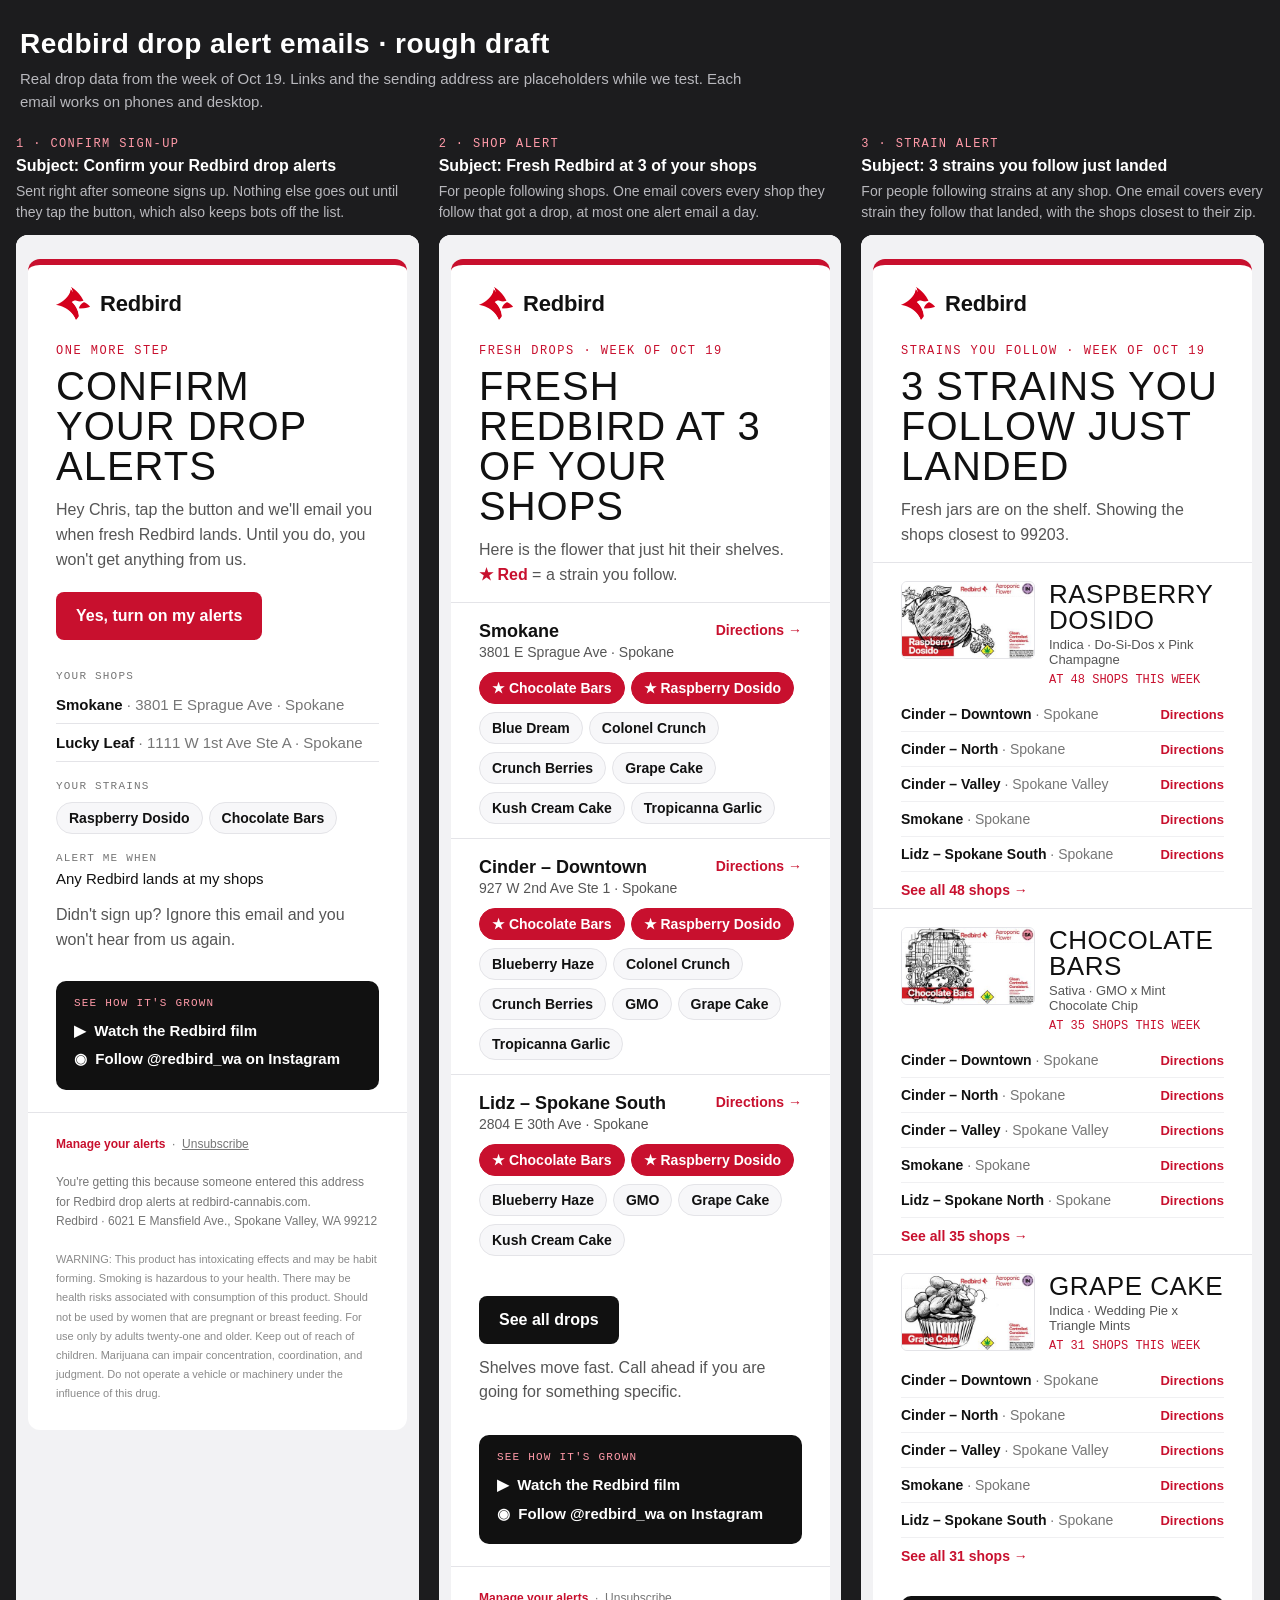
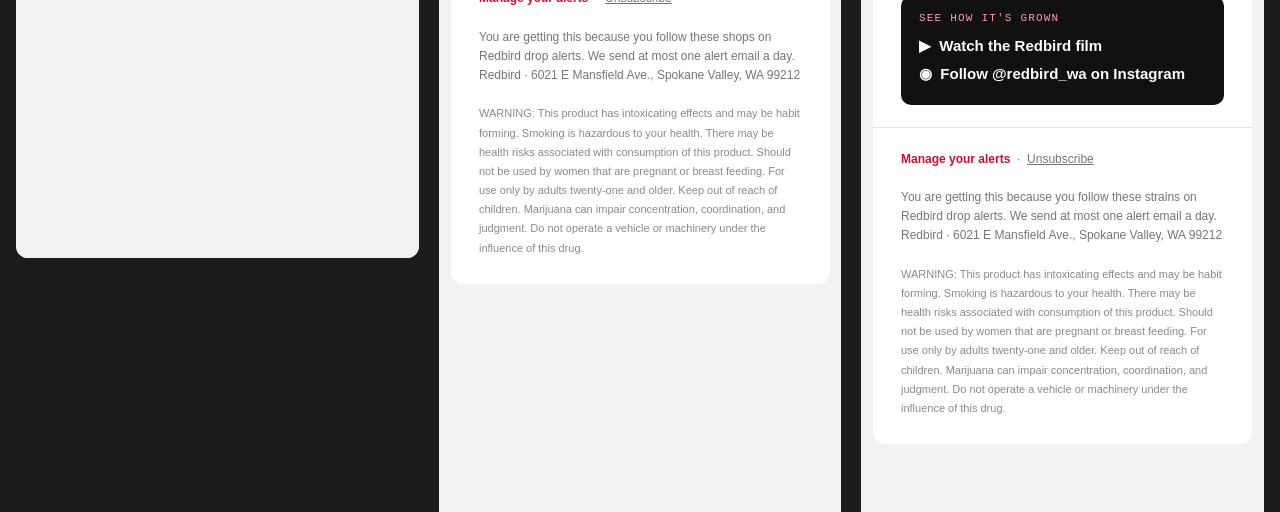
<file: emails.html>
<!doctype html><html lang="en"><head><meta charset="utf-8"><meta name="viewport" content="width=device-width, initial-scale=1"><meta name="robots" content="noindex, nofollow"><title>Redbird Alert Emails · Draft</title><meta property="og:title" content="Redbird Alert Emails · Draft"><meta property="og:description" content="Rough draft of the drop alert emails for the new redbird-cannabis.com."><meta property="og:image" content="https://clane8712.github.io/Redbird/preview.jpg"><meta name="twitter:card" content="summary_large_image"><style>body{margin:0;background:#1C1C1E;font-family:Helvetica,Arial,sans-serif;color:#fff}header{padding:28px 20px 8px;max-width:1400px;margin:0 auto}h1{margin:0;font-size:28px;letter-spacing:.5px}header p{margin:8px 0 0;color:#B8B8BD;font-size:15px;line-height:1.5;max-width:760px}.grid{display:flex;flex-wrap:wrap;gap:20px;padding:16px 16px 40px;max-width:1400px;margin:0 auto;align-items:flex-start}.card{flex:1 1 400px;max-width:640px;min-width:0}.lab{font-family:"Courier New",monospace;font-size:12px;letter-spacing:1.4px;text-transform:uppercase;color:#FF9AA8}.subj{font-weight:bold;font-size:16px;padding-top:6px}.blurb{margin:6px 0 12px;color:#B8B8BD;font-size:14px;line-height:1.5}iframe{width:100%;height:1400px;border:0;border-radius:12px;background:#F2F2F4;display:block}</style><script>function fit(f){try{f.style.height=(f.contentDocument.documentElement.scrollHeight+4)+"px"}catch(e){}}window.addEventListener("resize",function(){document.querySelectorAll("iframe").forEach(fit)});</script></head><body><header><h1>Redbird drop alert emails · rough draft</h1><p>Real drop data from the week of Oct 19. Links and the sending address are placeholders while we test. Each email works on phones and desktop.</p></header><div class="grid"><section class="card"><div class="lab">1 · Confirm sign-up</div><div class="subj">Subject: Confirm your Redbird drop alerts</div><p class="blurb">Sent right after someone signs up. Nothing else goes out until they tap the button, which also keeps bots off the list.</p><iframe title="1 · Confirm sign-up" srcdoc="&lt;!doctype html&gt;&lt;html&gt;&lt;head&gt;&lt;meta charset=&quot;utf-8&quot;&gt;&lt;meta name=&quot;viewport&quot; content=&quot;width=device-width, initial-scale=1&quot;&gt;&lt;meta name=&quot;color-scheme&quot; content=&quot;light only&quot;&gt;&lt;/head&gt;
&lt;body style=&quot;margin:0;padding:0;background:#F2F2F4;&quot;&gt;
&lt;div style=&quot;display:none;max-height:0;overflow:hidden;opacity:0;&quot;&gt;One tap and you&amp;#x27;re in. We&amp;#x27;ll email you when fresh Redbird lands.&lt;/div&gt;
&lt;table role=&quot;presentation&quot; width=&quot;100%&quot; cellpadding=&quot;0&quot; cellspacing=&quot;0&quot; style=&quot;background:#F2F2F4;&quot;&gt;&lt;tr&gt;&lt;td align=&quot;center&quot; style=&quot;padding:24px 12px;&quot;&gt;
&lt;table role=&quot;presentation&quot; width=&quot;100%&quot; cellpadding=&quot;0&quot; cellspacing=&quot;0&quot; style=&quot;max-width:600px;background:#FFFFFF;border-radius:12px;overflow:hidden;border-top:6px solid #C8102E;&quot;&gt;
&lt;tr&gt;&lt;td style=&quot;padding:22px 28px 6px;&quot;&gt;
  &lt;table role=&quot;presentation&quot; cellpadding=&quot;0&quot; cellspacing=&quot;0&quot;&gt;&lt;tr&gt;
    &lt;td style=&quot;vertical-align:middle;padding-right:10px;&quot;&gt;&lt;img src=&quot;[data-uri]&quot; width=&quot;34&quot; height=&quot;33&quot; alt=&quot;&quot; style=&quot;display:block;border:0;&quot;&gt;&lt;/td&gt;
    &lt;td style=&quot;vertical-align:middle;font-family:Helvetica, Arial, sans-serif;font-size:22px;font-weight:bold;color:#111111;letter-spacing:-0.2px;&quot;&gt;Redbird&lt;/td&gt;
  &lt;/tr&gt;&lt;/table&gt;
&lt;/td&gt;&lt;/tr&gt;
&lt;tr&gt;&lt;td style=&quot;padding:18px 28px 8px;&quot;&gt;
  &lt;div style=&quot;font-family:&#x27;Courier New&#x27;, Courier, monospace;font-size:12px;letter-spacing:1.5px;text-transform:uppercase;color:#C8102E;&quot;&gt;One more step&lt;/div&gt;
  &lt;div style=&quot;font-family:&#x27;Bebas Neue&#x27;, Impact, &#x27;Arial Narrow Bold&#x27;, &#x27;Arial Narrow&#x27;, Arial, sans-serif;font-size:40px;line-height:1;letter-spacing:1px;text-transform:uppercase;color:#111111;padding-top:8px;&quot;&gt;Confirm your drop alerts&lt;/div&gt;
  &lt;p style=&quot;margin:12px 0 0;font-family:Helvetica, Arial, sans-serif;font-size:16px;line-height:1.55;color:#555555;&quot;&gt;Hey Chris, tap the button and we&#x27;ll email you when fresh Redbird lands. Until you do, you won&#x27;t get anything from us.&lt;/p&gt;
  &lt;table role=&quot;presentation&quot; cellpadding=&quot;0&quot; cellspacing=&quot;0&quot; style=&quot;margin-top:20px;&quot;&gt;&lt;tr&gt;&lt;td style=&quot;background:#C8102E;border-radius:8px;&quot;&gt;&lt;a href=&quot;https://clane8712.github.io/Redbird/#drops&quot; style=&quot;display:inline-block;padding:15px 20px;font-family:Helvetica, Arial, sans-serif;font-size:16px;font-weight:bold;color:#FFFFFF;text-decoration:none;white-space:nowrap;&quot;&gt;Yes, turn on my alerts&lt;/a&gt;&lt;/td&gt;&lt;/tr&gt;&lt;/table&gt;
&lt;/td&gt;&lt;/tr&gt;
&lt;tr&gt;&lt;td style=&quot;padding:22px 28px 6px;&quot;&gt;
  &lt;div style=&quot;font-family:&#x27;Courier New&#x27;, Courier, monospace;font-size:11px;letter-spacing:1.2px;text-transform:uppercase;color:#767676;&quot;&gt;Your shops&lt;/div&gt;
  &lt;table role=&quot;presentation&quot; width=&quot;100%&quot; cellpadding=&quot;0&quot; cellspacing=&quot;0&quot; style=&quot;margin-top:4px;&quot;&gt;&lt;tr&gt;&lt;td style=&quot;padding:10px 0;border-bottom:1px solid #E4E4E8;font-family:Helvetica, Arial, sans-serif;font-size:15px;color:#111111;&quot;&gt;&lt;b&gt;Smokane&lt;/b&gt;&lt;span style=&quot;color:#767676;&quot;&gt; · 3801 E Sprague Ave · Spokane&lt;/span&gt;&lt;/td&gt;&lt;/tr&gt;&lt;tr&gt;&lt;td style=&quot;padding:10px 0;border-bottom:1px solid #E4E4E8;font-family:Helvetica, Arial, sans-serif;font-size:15px;color:#111111;&quot;&gt;&lt;b&gt;Lucky Leaf&lt;/b&gt;&lt;span style=&quot;color:#767676;&quot;&gt; · 1111 W 1st Ave Ste A · Spokane&lt;/span&gt;&lt;/td&gt;&lt;/tr&gt;&lt;/table&gt;
  &lt;div style=&quot;font-family:&#x27;Courier New&#x27;, Courier, monospace;font-size:11px;letter-spacing:1.2px;text-transform:uppercase;color:#767676;padding-top:18px;&quot;&gt;Your strains&lt;/div&gt;
  &lt;div style=&quot;padding-top:10px;&quot;&gt;&lt;span style=&quot;display:inline-block;margin:0 6px 8px 0;padding:7px 12px;border-radius:999px;background:#F7F7F9;color:#111111;border:1px solid #E4E4E8;font-family:Helvetica, Arial, sans-serif;font-size:14px;font-weight:bold;&quot;&gt;Raspberry Dosido&lt;/span&gt;&lt;span style=&quot;display:inline-block;margin:0 6px 8px 0;padding:7px 12px;border-radius:999px;background:#F7F7F9;color:#111111;border:1px solid #E4E4E8;font-family:Helvetica, Arial, sans-serif;font-size:14px;font-weight:bold;&quot;&gt;Chocolate Bars&lt;/span&gt;&lt;/div&gt;
  &lt;div style=&quot;font-family:&#x27;Courier New&#x27;, Courier, monospace;font-size:11px;letter-spacing:1.2px;text-transform:uppercase;color:#767676;padding-top:10px;&quot;&gt;Alert me when&lt;/div&gt;
  &lt;div style=&quot;font-family:Helvetica, Arial, sans-serif;font-size:15px;color:#111111;padding:6px 0 4px;&quot;&gt;Any Redbird lands at my shops&lt;/div&gt;
  &lt;p style=&quot;margin:12px 0 0;font-family:Helvetica, Arial, sans-serif;font-size:16px;line-height:1.55;color:#555555;&quot;&gt;Didn&#x27;t sign up? Ignore this email and you won&#x27;t hear from us again.&lt;/p&gt;
&lt;/td&gt;&lt;/tr&gt;
&lt;tr&gt;&lt;td style=&quot;padding:22px 28px;&quot;&gt;
  &lt;table role=&quot;presentation&quot; width=&quot;100%&quot; cellpadding=&quot;0&quot; cellspacing=&quot;0&quot; style=&quot;background:#111111;border-radius:10px;&quot;&gt;&lt;tr&gt;
    &lt;td style=&quot;padding:16px 18px;font-family:Helvetica, Arial, sans-serif;&quot;&gt;
      &lt;div style=&quot;font-family:&#x27;Courier New&#x27;, Courier, monospace;font-size:11px;letter-spacing:1.2px;text-transform:uppercase;color:#FF9AA8;&quot;&gt;See how it&#x27;s grown&lt;/div&gt;
      &lt;div style=&quot;padding-top:8px;font-size:15px;line-height:1.9;&quot;&gt;
        &lt;a href=&quot;https://www.youtube.com/watch?v=Qq49iym66jU&quot; style=&quot;color:#FFFFFF;font-weight:bold;text-decoration:none;&quot;&gt;&amp;#9654;&amp;nbsp; Watch the Redbird film&lt;/a&gt;&lt;br&gt;
        &lt;a href=&quot;https://www.instagram.com/redbird_wa/&quot; style=&quot;color:#FFFFFF;font-weight:bold;text-decoration:none;&quot;&gt;&amp;#9673;&amp;nbsp; Follow @redbird_wa on Instagram&lt;/a&gt;
      &lt;/div&gt;
    &lt;/td&gt;&lt;/tr&gt;&lt;/table&gt;
&lt;/td&gt;&lt;/tr&gt;
&lt;tr&gt;&lt;td style=&quot;padding:22px 28px 26px;border-top:1px solid #E4E4E8;font-family:Helvetica, Arial, sans-serif;font-size:12px;line-height:1.6;color:#767676;&quot;&gt;
  &lt;a href=&quot;https://clane8712.github.io/Redbird/#drops&quot; style=&quot;color:#C8102E;font-weight:bold;text-decoration:none;&quot;&gt;Manage your alerts&lt;/a&gt;
  &amp;nbsp;·&amp;nbsp; &lt;a href=&quot;https://clane8712.github.io/Redbird/#drops&quot; style=&quot;color:#767676;text-decoration:underline;&quot;&gt;Unsubscribe&lt;/a&gt;&lt;br&gt;&lt;br&gt;
  You&amp;#x27;re getting this because someone entered this address for Redbird drop alerts at redbird-cannabis.com.&lt;br&gt;
  Redbird · 6021 E Mansfield Ave., Spokane Valley, WA 99212&lt;br&gt;&lt;br&gt;
  &lt;span style=&quot;font-size:11px;color:#8A8A8A;&quot;&gt;WARNING: This product has intoxicating effects and may be habit forming. Smoking is hazardous to your health. There may be health risks associated with consumption of this product. Should not be used by women that are pregnant or breast feeding. For use only by adults twenty-one and older. Keep out of reach of children. Marijuana can impair concentration, coordination, and judgment. Do not operate a vehicle or machinery under the influence of this drug.&lt;/span&gt;
&lt;/td&gt;&lt;/tr&gt;
&lt;/table&gt;
&lt;/td&gt;&lt;/tr&gt;&lt;/table&gt;&lt;/body&gt;&lt;/html&gt;" onload="fit(this)"></iframe></section><section class="card"><div class="lab">2 · Shop alert</div><div class="subj">Subject: Fresh Redbird at 3 of your shops</div><p class="blurb">For people following shops. One email covers every shop they follow that got a drop, at most one alert email a day.</p><iframe title="2 · Shop alert" srcdoc="&lt;!doctype html&gt;&lt;html&gt;&lt;head&gt;&lt;meta charset=&quot;utf-8&quot;&gt;&lt;meta name=&quot;viewport&quot; content=&quot;width=device-width, initial-scale=1&quot;&gt;&lt;meta name=&quot;color-scheme&quot; content=&quot;light only&quot;&gt;&lt;/head&gt;
&lt;body style=&quot;margin:0;padding:0;background:#F2F2F4;&quot;&gt;
&lt;div style=&quot;display:none;max-height:0;overflow:hidden;opacity:0;&quot;&gt;Smokane, Cinder – Downtown, Lidz – Spokane South just got fresh Redbird.&lt;/div&gt;
&lt;table role=&quot;presentation&quot; width=&quot;100%&quot; cellpadding=&quot;0&quot; cellspacing=&quot;0&quot; style=&quot;background:#F2F2F4;&quot;&gt;&lt;tr&gt;&lt;td align=&quot;center&quot; style=&quot;padding:24px 12px;&quot;&gt;
&lt;table role=&quot;presentation&quot; width=&quot;100%&quot; cellpadding=&quot;0&quot; cellspacing=&quot;0&quot; style=&quot;max-width:600px;background:#FFFFFF;border-radius:12px;overflow:hidden;border-top:6px solid #C8102E;&quot;&gt;
&lt;tr&gt;&lt;td style=&quot;padding:22px 28px 6px;&quot;&gt;
  &lt;table role=&quot;presentation&quot; cellpadding=&quot;0&quot; cellspacing=&quot;0&quot;&gt;&lt;tr&gt;
    &lt;td style=&quot;vertical-align:middle;padding-right:10px;&quot;&gt;&lt;img src=&quot;[data-uri]&quot; width=&quot;34&quot; height=&quot;33&quot; alt=&quot;&quot; style=&quot;display:block;border:0;&quot;&gt;&lt;/td&gt;
    &lt;td style=&quot;vertical-align:middle;font-family:Helvetica, Arial, sans-serif;font-size:22px;font-weight:bold;color:#111111;letter-spacing:-0.2px;&quot;&gt;Redbird&lt;/td&gt;
  &lt;/tr&gt;&lt;/table&gt;
&lt;/td&gt;&lt;/tr&gt;
&lt;tr&gt;&lt;td style=&quot;padding:18px 28px 14px;&quot;&gt;&lt;div style=&quot;font-family:&#x27;Courier New&#x27;, Courier, monospace;font-size:12px;letter-spacing:1.5px;text-transform:uppercase;color:#C8102E;&quot;&gt;Fresh drops · Week of Oct 19&lt;/div&gt;&lt;div style=&quot;font-family:&#x27;Bebas Neue&#x27;, Impact, &#x27;Arial Narrow Bold&#x27;, &#x27;Arial Narrow&#x27;, Arial, sans-serif;font-size:40px;line-height:1;letter-spacing:1px;text-transform:uppercase;color:#111111;padding-top:8px;&quot;&gt;Fresh Redbird at 3 of your shops&lt;/div&gt;&lt;p style=&quot;margin:12px 0 0;font-family:Helvetica, Arial, sans-serif;font-size:16px;line-height:1.55;color:#555555;&quot;&gt;Here is the flower that just hit their shelves. &lt;b style=&quot;color:#C8102E;&quot;&gt;★ Red&lt;/b&gt; = a strain you follow.&lt;/p&gt;&lt;/td&gt;&lt;/tr&gt;&lt;tr&gt;&lt;td style=&quot;padding:18px 28px 6px;border-top:1px solid #E4E4E8;&quot;&gt;&lt;table role=&quot;presentation&quot; width=&quot;100%&quot; cellpadding=&quot;0&quot; cellspacing=&quot;0&quot;&gt;&lt;tr&gt;&lt;td style=&quot;font-family:Helvetica, Arial, sans-serif;&quot;&gt;&lt;div style=&quot;font-size:18px;font-weight:bold;color:#111111;&quot;&gt;Smokane&lt;/div&gt;&lt;div style=&quot;font-size:14px;color:#555555;padding-top:2px;&quot;&gt;3801 E Sprague Ave · Spokane&lt;/div&gt;&lt;/td&gt;&lt;td align=&quot;right&quot; style=&quot;white-space:nowrap;vertical-align:top;&quot;&gt;&lt;a href=&quot;https://www.google.com/maps/search/?api=1&amp;query=Smokane+3801+E+Sprague+Ave+Spokane&quot; style=&quot;font-family:Helvetica, Arial, sans-serif;font-size:14px;font-weight:bold;color:#C8102E;text-decoration:none;&quot;&gt;Directions →&lt;/a&gt;&lt;/td&gt;&lt;/tr&gt;&lt;/table&gt;&lt;div style=&quot;padding-top:12px;&quot;&gt;&lt;span style=&quot;display:inline-block;margin:0 6px 8px 0;padding:7px 12px;border-radius:999px;background:#C8102E;color:#FFFFFF;border:1px solid #C8102E;font-family:Helvetica, Arial, sans-serif;font-size:14px;font-weight:bold;&quot;&gt;★ Chocolate Bars&lt;/span&gt;&lt;span style=&quot;display:inline-block;margin:0 6px 8px 0;padding:7px 12px;border-radius:999px;background:#C8102E;color:#FFFFFF;border:1px solid #C8102E;font-family:Helvetica, Arial, sans-serif;font-size:14px;font-weight:bold;&quot;&gt;★ Raspberry Dosido&lt;/span&gt;&lt;span style=&quot;display:inline-block;margin:0 6px 8px 0;padding:7px 12px;border-radius:999px;background:#F7F7F9;color:#111111;border:1px solid #E4E4E8;font-family:Helvetica, Arial, sans-serif;font-size:14px;font-weight:bold;&quot;&gt;Blue Dream&lt;/span&gt;&lt;span style=&quot;display:inline-block;margin:0 6px 8px 0;padding:7px 12px;border-radius:999px;background:#F7F7F9;color:#111111;border:1px solid #E4E4E8;font-family:Helvetica, Arial, sans-serif;font-size:14px;font-weight:bold;&quot;&gt;Colonel Crunch&lt;/span&gt;&lt;span style=&quot;display:inline-block;margin:0 6px 8px 0;padding:7px 12px;border-radius:999px;background:#F7F7F9;color:#111111;border:1px solid #E4E4E8;font-family:Helvetica, Arial, sans-serif;font-size:14px;font-weight:bold;&quot;&gt;Crunch Berries&lt;/span&gt;&lt;span style=&quot;display:inline-block;margin:0 6px 8px 0;padding:7px 12px;border-radius:999px;background:#F7F7F9;color:#111111;border:1px solid #E4E4E8;font-family:Helvetica, Arial, sans-serif;font-size:14px;font-weight:bold;&quot;&gt;Grape Cake&lt;/span&gt;&lt;span style=&quot;display:inline-block;margin:0 6px 8px 0;padding:7px 12px;border-radius:999px;background:#F7F7F9;color:#111111;border:1px solid #E4E4E8;font-family:Helvetica, Arial, sans-serif;font-size:14px;font-weight:bold;&quot;&gt;Kush Cream Cake&lt;/span&gt;&lt;span style=&quot;display:inline-block;margin:0 6px 8px 0;padding:7px 12px;border-radius:999px;background:#F7F7F9;color:#111111;border:1px solid #E4E4E8;font-family:Helvetica, Arial, sans-serif;font-size:14px;font-weight:bold;&quot;&gt;Tropicanna Garlic&lt;/span&gt;&lt;/div&gt;&lt;/td&gt;&lt;/tr&gt;&lt;tr&gt;&lt;td style=&quot;padding:18px 28px 6px;border-top:1px solid #E4E4E8;&quot;&gt;&lt;table role=&quot;presentation&quot; width=&quot;100%&quot; cellpadding=&quot;0&quot; cellspacing=&quot;0&quot;&gt;&lt;tr&gt;&lt;td style=&quot;font-family:Helvetica, Arial, sans-serif;&quot;&gt;&lt;div style=&quot;font-size:18px;font-weight:bold;color:#111111;&quot;&gt;Cinder – Downtown&lt;/div&gt;&lt;div style=&quot;font-size:14px;color:#555555;padding-top:2px;&quot;&gt;927 W 2nd Ave Ste 1 · Spokane&lt;/div&gt;&lt;/td&gt;&lt;td align=&quot;right&quot; style=&quot;white-space:nowrap;vertical-align:top;&quot;&gt;&lt;a href=&quot;https://www.google.com/maps/search/?api=1&amp;query=Cinder+–+Downtown+927+W+2nd+Ave+Ste+1+Spokane&quot; style=&quot;font-family:Helvetica, Arial, sans-serif;font-size:14px;font-weight:bold;color:#C8102E;text-decoration:none;&quot;&gt;Directions →&lt;/a&gt;&lt;/td&gt;&lt;/tr&gt;&lt;/table&gt;&lt;div style=&quot;padding-top:12px;&quot;&gt;&lt;span style=&quot;display:inline-block;margin:0 6px 8px 0;padding:7px 12px;border-radius:999px;background:#C8102E;color:#FFFFFF;border:1px solid #C8102E;font-family:Helvetica, Arial, sans-serif;font-size:14px;font-weight:bold;&quot;&gt;★ Chocolate Bars&lt;/span&gt;&lt;span style=&quot;display:inline-block;margin:0 6px 8px 0;padding:7px 12px;border-radius:999px;background:#C8102E;color:#FFFFFF;border:1px solid #C8102E;font-family:Helvetica, Arial, sans-serif;font-size:14px;font-weight:bold;&quot;&gt;★ Raspberry Dosido&lt;/span&gt;&lt;span style=&quot;display:inline-block;margin:0 6px 8px 0;padding:7px 12px;border-radius:999px;background:#F7F7F9;color:#111111;border:1px solid #E4E4E8;font-family:Helvetica, Arial, sans-serif;font-size:14px;font-weight:bold;&quot;&gt;Blueberry Haze&lt;/span&gt;&lt;span style=&quot;display:inline-block;margin:0 6px 8px 0;padding:7px 12px;border-radius:999px;background:#F7F7F9;color:#111111;border:1px solid #E4E4E8;font-family:Helvetica, Arial, sans-serif;font-size:14px;font-weight:bold;&quot;&gt;Colonel Crunch&lt;/span&gt;&lt;span style=&quot;display:inline-block;margin:0 6px 8px 0;padding:7px 12px;border-radius:999px;background:#F7F7F9;color:#111111;border:1px solid #E4E4E8;font-family:Helvetica, Arial, sans-serif;font-size:14px;font-weight:bold;&quot;&gt;Crunch Berries&lt;/span&gt;&lt;span style=&quot;display:inline-block;margin:0 6px 8px 0;padding:7px 12px;border-radius:999px;background:#F7F7F9;color:#111111;border:1px solid #E4E4E8;font-family:Helvetica, Arial, sans-serif;font-size:14px;font-weight:bold;&quot;&gt;GMO&lt;/span&gt;&lt;span style=&quot;display:inline-block;margin:0 6px 8px 0;padding:7px 12px;border-radius:999px;background:#F7F7F9;color:#111111;border:1px solid #E4E4E8;font-family:Helvetica, Arial, sans-serif;font-size:14px;font-weight:bold;&quot;&gt;Grape Cake&lt;/span&gt;&lt;span style=&quot;display:inline-block;margin:0 6px 8px 0;padding:7px 12px;border-radius:999px;background:#F7F7F9;color:#111111;border:1px solid #E4E4E8;font-family:Helvetica, Arial, sans-serif;font-size:14px;font-weight:bold;&quot;&gt;Tropicanna Garlic&lt;/span&gt;&lt;/div&gt;&lt;/td&gt;&lt;/tr&gt;&lt;tr&gt;&lt;td style=&quot;padding:18px 28px 6px;border-top:1px solid #E4E4E8;&quot;&gt;&lt;table role=&quot;presentation&quot; width=&quot;100%&quot; cellpadding=&quot;0&quot; cellspacing=&quot;0&quot;&gt;&lt;tr&gt;&lt;td style=&quot;font-family:Helvetica, Arial, sans-serif;&quot;&gt;&lt;div style=&quot;font-size:18px;font-weight:bold;color:#111111;&quot;&gt;Lidz – Spokane South&lt;/div&gt;&lt;div style=&quot;font-size:14px;color:#555555;padding-top:2px;&quot;&gt;2804 E 30th Ave · Spokane&lt;/div&gt;&lt;/td&gt;&lt;td align=&quot;right&quot; style=&quot;white-space:nowrap;vertical-align:top;&quot;&gt;&lt;a href=&quot;https://www.google.com/maps/search/?api=1&amp;query=Lidz+–+Spokane+South+2804+E+30th+Ave+Spokane&quot; style=&quot;font-family:Helvetica, Arial, sans-serif;font-size:14px;font-weight:bold;color:#C8102E;text-decoration:none;&quot;&gt;Directions →&lt;/a&gt;&lt;/td&gt;&lt;/tr&gt;&lt;/table&gt;&lt;div style=&quot;padding-top:12px;&quot;&gt;&lt;span style=&quot;display:inline-block;margin:0 6px 8px 0;padding:7px 12px;border-radius:999px;background:#C8102E;color:#FFFFFF;border:1px solid #C8102E;font-family:Helvetica, Arial, sans-serif;font-size:14px;font-weight:bold;&quot;&gt;★ Chocolate Bars&lt;/span&gt;&lt;span style=&quot;display:inline-block;margin:0 6px 8px 0;padding:7px 12px;border-radius:999px;background:#C8102E;color:#FFFFFF;border:1px solid #C8102E;font-family:Helvetica, Arial, sans-serif;font-size:14px;font-weight:bold;&quot;&gt;★ Raspberry Dosido&lt;/span&gt;&lt;span style=&quot;display:inline-block;margin:0 6px 8px 0;padding:7px 12px;border-radius:999px;background:#F7F7F9;color:#111111;border:1px solid #E4E4E8;font-family:Helvetica, Arial, sans-serif;font-size:14px;font-weight:bold;&quot;&gt;Blueberry Haze&lt;/span&gt;&lt;span style=&quot;display:inline-block;margin:0 6px 8px 0;padding:7px 12px;border-radius:999px;background:#F7F7F9;color:#111111;border:1px solid #E4E4E8;font-family:Helvetica, Arial, sans-serif;font-size:14px;font-weight:bold;&quot;&gt;GMO&lt;/span&gt;&lt;span style=&quot;display:inline-block;margin:0 6px 8px 0;padding:7px 12px;border-radius:999px;background:#F7F7F9;color:#111111;border:1px solid #E4E4E8;font-family:Helvetica, Arial, sans-serif;font-size:14px;font-weight:bold;&quot;&gt;Grape Cake&lt;/span&gt;&lt;span style=&quot;display:inline-block;margin:0 6px 8px 0;padding:7px 12px;border-radius:999px;background:#F7F7F9;color:#111111;border:1px solid #E4E4E8;font-family:Helvetica, Arial, sans-serif;font-size:14px;font-weight:bold;&quot;&gt;Kush Cream Cake&lt;/span&gt;&lt;/div&gt;&lt;/td&gt;&lt;/tr&gt;&lt;tr&gt;&lt;td style=&quot;padding:6px 28px 8px;&quot;&gt;&lt;table role=&quot;presentation&quot; cellpadding=&quot;0&quot; cellspacing=&quot;0&quot; style=&quot;margin-top:20px;&quot;&gt;&lt;tr&gt;&lt;td style=&quot;background:#111111;border-radius:8px;&quot;&gt;&lt;a href=&quot;https://clane8712.github.io/Redbird/#drops&quot; style=&quot;display:inline-block;padding:15px 20px;font-family:Helvetica, Arial, sans-serif;font-size:16px;font-weight:bold;color:#FFFFFF;text-decoration:none;white-space:nowrap;&quot;&gt;See all drops&lt;/a&gt;&lt;/td&gt;&lt;/tr&gt;&lt;/table&gt;&lt;p style=&quot;margin:12px 0 0;font-family:Helvetica, Arial, sans-serif;font-size:16px;line-height:1.55;color:#555555;&quot;&gt;Shelves move fast. Call ahead if you are going for something specific.&lt;/p&gt;&lt;/td&gt;&lt;/tr&gt;
&lt;tr&gt;&lt;td style=&quot;padding:22px 28px;&quot;&gt;
  &lt;table role=&quot;presentation&quot; width=&quot;100%&quot; cellpadding=&quot;0&quot; cellspacing=&quot;0&quot; style=&quot;background:#111111;border-radius:10px;&quot;&gt;&lt;tr&gt;
    &lt;td style=&quot;padding:16px 18px;font-family:Helvetica, Arial, sans-serif;&quot;&gt;
      &lt;div style=&quot;font-family:&#x27;Courier New&#x27;, Courier, monospace;font-size:11px;letter-spacing:1.2px;text-transform:uppercase;color:#FF9AA8;&quot;&gt;See how it&#x27;s grown&lt;/div&gt;
      &lt;div style=&quot;padding-top:8px;font-size:15px;line-height:1.9;&quot;&gt;
        &lt;a href=&quot;https://www.youtube.com/watch?v=Qq49iym66jU&quot; style=&quot;color:#FFFFFF;font-weight:bold;text-decoration:none;&quot;&gt;&amp;#9654;&amp;nbsp; Watch the Redbird film&lt;/a&gt;&lt;br&gt;
        &lt;a href=&quot;https://www.instagram.com/redbird_wa/&quot; style=&quot;color:#FFFFFF;font-weight:bold;text-decoration:none;&quot;&gt;&amp;#9673;&amp;nbsp; Follow @redbird_wa on Instagram&lt;/a&gt;
      &lt;/div&gt;
    &lt;/td&gt;&lt;/tr&gt;&lt;/table&gt;
&lt;/td&gt;&lt;/tr&gt;
&lt;tr&gt;&lt;td style=&quot;padding:22px 28px 26px;border-top:1px solid #E4E4E8;font-family:Helvetica, Arial, sans-serif;font-size:12px;line-height:1.6;color:#767676;&quot;&gt;
  &lt;a href=&quot;https://clane8712.github.io/Redbird/#drops&quot; style=&quot;color:#C8102E;font-weight:bold;text-decoration:none;&quot;&gt;Manage your alerts&lt;/a&gt;
  &amp;nbsp;·&amp;nbsp; &lt;a href=&quot;https://clane8712.github.io/Redbird/#drops&quot; style=&quot;color:#767676;text-decoration:underline;&quot;&gt;Unsubscribe&lt;/a&gt;&lt;br&gt;&lt;br&gt;
  You are getting this because you follow these shops on Redbird drop alerts. We send at most one alert email a day.&lt;br&gt;
  Redbird · 6021 E Mansfield Ave., Spokane Valley, WA 99212&lt;br&gt;&lt;br&gt;
  &lt;span style=&quot;font-size:11px;color:#8A8A8A;&quot;&gt;WARNING: This product has intoxicating effects and may be habit forming. Smoking is hazardous to your health. There may be health risks associated with consumption of this product. Should not be used by women that are pregnant or breast feeding. For use only by adults twenty-one and older. Keep out of reach of children. Marijuana can impair concentration, coordination, and judgment. Do not operate a vehicle or machinery under the influence of this drug.&lt;/span&gt;
&lt;/td&gt;&lt;/tr&gt;
&lt;/table&gt;
&lt;/td&gt;&lt;/tr&gt;&lt;/table&gt;&lt;/body&gt;&lt;/html&gt;" onload="fit(this)"></iframe></section><section class="card"><div class="lab">3 · Strain alert</div><div class="subj">Subject: 3 strains you follow just landed</div><p class="blurb">For people following strains at any shop. One email covers every strain they follow that landed, with the shops closest to their zip.</p><iframe title="3 · Strain alert" srcdoc="&lt;!doctype html&gt;&lt;html&gt;&lt;head&gt;&lt;meta charset=&quot;utf-8&quot;&gt;&lt;meta name=&quot;viewport&quot; content=&quot;width=device-width, initial-scale=1&quot;&gt;&lt;meta name=&quot;color-scheme&quot; content=&quot;light only&quot;&gt;&lt;/head&gt;
&lt;body style=&quot;margin:0;padding:0;background:#F2F2F4;&quot;&gt;
&lt;div style=&quot;display:none;max-height:0;overflow:hidden;opacity:0;&quot;&gt;Raspberry Dosido, Chocolate Bars, Grape Cake just hit shelves near you.&lt;/div&gt;
&lt;table role=&quot;presentation&quot; width=&quot;100%&quot; cellpadding=&quot;0&quot; cellspacing=&quot;0&quot; style=&quot;background:#F2F2F4;&quot;&gt;&lt;tr&gt;&lt;td align=&quot;center&quot; style=&quot;padding:24px 12px;&quot;&gt;
&lt;table role=&quot;presentation&quot; width=&quot;100%&quot; cellpadding=&quot;0&quot; cellspacing=&quot;0&quot; style=&quot;max-width:600px;background:#FFFFFF;border-radius:12px;overflow:hidden;border-top:6px solid #C8102E;&quot;&gt;
&lt;tr&gt;&lt;td style=&quot;padding:22px 28px 6px;&quot;&gt;
  &lt;table role=&quot;presentation&quot; cellpadding=&quot;0&quot; cellspacing=&quot;0&quot;&gt;&lt;tr&gt;
    &lt;td style=&quot;vertical-align:middle;padding-right:10px;&quot;&gt;&lt;img src=&quot;[data-uri]&quot; width=&quot;34&quot; height=&quot;33&quot; alt=&quot;&quot; style=&quot;display:block;border:0;&quot;&gt;&lt;/td&gt;
    &lt;td style=&quot;vertical-align:middle;font-family:Helvetica, Arial, sans-serif;font-size:22px;font-weight:bold;color:#111111;letter-spacing:-0.2px;&quot;&gt;Redbird&lt;/td&gt;
  &lt;/tr&gt;&lt;/table&gt;
&lt;/td&gt;&lt;/tr&gt;
&lt;tr&gt;&lt;td style=&quot;padding:18px 28px 14px;&quot;&gt;&lt;div style=&quot;font-family:&#x27;Courier New&#x27;, Courier, monospace;font-size:12px;letter-spacing:1.5px;text-transform:uppercase;color:#C8102E;&quot;&gt;Strains you follow · Week of Oct 19&lt;/div&gt;&lt;div style=&quot;font-family:&#x27;Bebas Neue&#x27;, Impact, &#x27;Arial Narrow Bold&#x27;, &#x27;Arial Narrow&#x27;, Arial, sans-serif;font-size:40px;line-height:1;letter-spacing:1px;text-transform:uppercase;color:#111111;padding-top:8px;&quot;&gt;3 strains you follow just landed&lt;/div&gt;&lt;p style=&quot;margin:12px 0 0;font-family:Helvetica, Arial, sans-serif;font-size:16px;line-height:1.55;color:#555555;&quot;&gt;Fresh jars are on the shelf. Showing the shops closest to 99203.&lt;/p&gt;&lt;/td&gt;&lt;/tr&gt;&lt;tr&gt;&lt;td style=&quot;padding:18px 28px 6px;border-top:1px solid #E4E4E8;&quot;&gt;&lt;table role=&quot;presentation&quot; width=&quot;100%&quot; cellpadding=&quot;0&quot; cellspacing=&quot;0&quot;&gt;&lt;tr&gt;&lt;td width=&quot;132&quot; style=&quot;vertical-align:top;padding-right:14px;&quot;&gt;&lt;img src=&quot;[data-uri]&quot; width=&quot;132&quot; alt=&quot;Raspberry Dosido jar label&quot; style=&quot;display:block;width:132px;height:auto;border-radius:6px;border:1px solid #E4E4E8;&quot;&gt;&lt;/td&gt;&lt;td style=&quot;vertical-align:top;font-family:Helvetica, Arial, sans-serif;&quot;&gt;&lt;div style=&quot;font-family:&#x27;Bebas Neue&#x27;, Impact, &#x27;Arial Narrow Bold&#x27;, &#x27;Arial Narrow&#x27;, Arial, sans-serif;font-size:26px;line-height:1;letter-spacing:0.5px;text-transform:uppercase;color:#111111;&quot;&gt;Raspberry Dosido&lt;/div&gt;&lt;div style=&quot;font-size:13px;color:#555555;padding-top:4px;&quot;&gt;Indica · Do-Si-Dos x Pink Champagne&lt;/div&gt;&lt;div style=&quot;font-family:&#x27;Courier New&#x27;, Courier, monospace;font-size:12px;color:#C8102E;padding-top:6px;text-transform:uppercase;&quot;&gt;At 48 shops this week&lt;/div&gt;&lt;/td&gt;&lt;/tr&gt;&lt;/table&gt;&lt;table role=&quot;presentation&quot; width=&quot;100%&quot; cellpadding=&quot;0&quot; cellspacing=&quot;0&quot; style=&quot;margin-top:10px;&quot;&gt;&lt;tr&gt;&lt;td style=&quot;padding:8px 0;border-bottom:1px solid #F0F0F2;font-family:Helvetica, Arial, sans-serif;font-size:14px;color:#111111;&quot;&gt;&lt;b&gt;Cinder – Downtown&lt;/b&gt;&lt;span style=&quot;color:#767676;&quot;&gt; · Spokane&lt;/span&gt;&lt;/td&gt;&lt;td align=&quot;right&quot; style=&quot;padding:8px 0;border-bottom:1px solid #F0F0F2;&quot;&gt;&lt;a href=&quot;https://www.google.com/maps/search/?api=1&amp;query=Cinder+–+Downtown+927+W+2nd+Ave+Ste+1+Spokane&quot; style=&quot;font-family:Helvetica, Arial, sans-serif;font-size:13px;font-weight:bold;color:#C8102E;text-decoration:none;&quot;&gt;Directions&lt;/a&gt;&lt;/td&gt;&lt;/tr&gt;&lt;tr&gt;&lt;td style=&quot;padding:8px 0;border-bottom:1px solid #F0F0F2;font-family:Helvetica, Arial, sans-serif;font-size:14px;color:#111111;&quot;&gt;&lt;b&gt;Cinder – North&lt;/b&gt;&lt;span style=&quot;color:#767676;&quot;&gt; · Spokane&lt;/span&gt;&lt;/td&gt;&lt;td align=&quot;right&quot; style=&quot;padding:8px 0;border-bottom:1px solid #F0F0F2;&quot;&gt;&lt;a href=&quot;https://www.google.com/maps/search/?api=1&amp;query=Cinder+–+North+6010+N+Division+St+Spokane&quot; style=&quot;font-family:Helvetica, Arial, sans-serif;font-size:13px;font-weight:bold;color:#C8102E;text-decoration:none;&quot;&gt;Directions&lt;/a&gt;&lt;/td&gt;&lt;/tr&gt;&lt;tr&gt;&lt;td style=&quot;padding:8px 0;border-bottom:1px solid #F0F0F2;font-family:Helvetica, Arial, sans-serif;font-size:14px;color:#111111;&quot;&gt;&lt;b&gt;Cinder – Valley&lt;/b&gt;&lt;span style=&quot;color:#767676;&quot;&gt; · Spokane Valley&lt;/span&gt;&lt;/td&gt;&lt;td align=&quot;right&quot; style=&quot;padding:8px 0;border-bottom:1px solid #F0F0F2;&quot;&gt;&lt;a href=&quot;https://www.google.com/maps/search/?api=1&amp;query=Cinder+–+Valley+1421+N+Mullan+Rd+Ste+B+Spokane+Valley&quot; style=&quot;font-family:Helvetica, Arial, sans-serif;font-size:13px;font-weight:bold;color:#C8102E;text-decoration:none;&quot;&gt;Directions&lt;/a&gt;&lt;/td&gt;&lt;/tr&gt;&lt;tr&gt;&lt;td style=&quot;padding:8px 0;border-bottom:1px solid #F0F0F2;font-family:Helvetica, Arial, sans-serif;font-size:14px;color:#111111;&quot;&gt;&lt;b&gt;Smokane&lt;/b&gt;&lt;span style=&quot;color:#767676;&quot;&gt; · Spokane&lt;/span&gt;&lt;/td&gt;&lt;td align=&quot;right&quot; style=&quot;padding:8px 0;border-bottom:1px solid #F0F0F2;&quot;&gt;&lt;a href=&quot;https://www.google.com/maps/search/?api=1&amp;query=Smokane+3801+E+Sprague+Ave+Spokane&quot; style=&quot;font-family:Helvetica, Arial, sans-serif;font-size:13px;font-weight:bold;color:#C8102E;text-decoration:none;&quot;&gt;Directions&lt;/a&gt;&lt;/td&gt;&lt;/tr&gt;&lt;tr&gt;&lt;td style=&quot;padding:8px 0;border-bottom:1px solid #F0F0F2;font-family:Helvetica, Arial, sans-serif;font-size:14px;color:#111111;&quot;&gt;&lt;b&gt;Lidz – Spokane South&lt;/b&gt;&lt;span style=&quot;color:#767676;&quot;&gt; · Spokane&lt;/span&gt;&lt;/td&gt;&lt;td align=&quot;right&quot; style=&quot;padding:8px 0;border-bottom:1px solid #F0F0F2;&quot;&gt;&lt;a href=&quot;https://www.google.com/maps/search/?api=1&amp;query=Lidz+–+Spokane+South+2804+E+30th+Ave+Spokane&quot; style=&quot;font-family:Helvetica, Arial, sans-serif;font-size:13px;font-weight:bold;color:#C8102E;text-decoration:none;&quot;&gt;Directions&lt;/a&gt;&lt;/td&gt;&lt;/tr&gt;&lt;/table&gt;&lt;div style=&quot;padding:10px 0 4px;font-family:Helvetica, Arial, sans-serif;font-size:14px;&quot;&gt;&lt;a href=&quot;https://clane8712.github.io/Redbird/#drops&quot; style=&quot;color:#C8102E;font-weight:bold;text-decoration:none;&quot;&gt;See all 48 shops →&lt;/a&gt;&lt;/div&gt;&lt;/td&gt;&lt;/tr&gt;&lt;tr&gt;&lt;td style=&quot;padding:18px 28px 6px;border-top:1px solid #E4E4E8;&quot;&gt;&lt;table role=&quot;presentation&quot; width=&quot;100%&quot; cellpadding=&quot;0&quot; cellspacing=&quot;0&quot;&gt;&lt;tr&gt;&lt;td width=&quot;132&quot; style=&quot;vertical-align:top;padding-right:14px;&quot;&gt;&lt;img src=&quot;[data-uri]&quot; width=&quot;132&quot; alt=&quot;Chocolate Bars jar label&quot; style=&quot;display:block;width:132px;height:auto;border-radius:6px;border:1px solid #E4E4E8;&quot;&gt;&lt;/td&gt;&lt;td style=&quot;vertical-align:top;font-family:Helvetica, Arial, sans-serif;&quot;&gt;&lt;div style=&quot;font-family:&#x27;Bebas Neue&#x27;, Impact, &#x27;Arial Narrow Bold&#x27;, &#x27;Arial Narrow&#x27;, Arial, sans-serif;font-size:26px;line-height:1;letter-spacing:0.5px;text-transform:uppercase;color:#111111;&quot;&gt;Chocolate Bars&lt;/div&gt;&lt;div style=&quot;font-size:13px;color:#555555;padding-top:4px;&quot;&gt;Sativa · GMO x Mint Chocolate Chip&lt;/div&gt;&lt;div style=&quot;font-family:&#x27;Courier New&#x27;, Courier, monospace;font-size:12px;color:#C8102E;padding-top:6px;text-transform:uppercase;&quot;&gt;At 35 shops this week&lt;/div&gt;&lt;/td&gt;&lt;/tr&gt;&lt;/table&gt;&lt;table role=&quot;presentation&quot; width=&quot;100%&quot; cellpadding=&quot;0&quot; cellspacing=&quot;0&quot; style=&quot;margin-top:10px;&quot;&gt;&lt;tr&gt;&lt;td style=&quot;padding:8px 0;border-bottom:1px solid #F0F0F2;font-family:Helvetica, Arial, sans-serif;font-size:14px;color:#111111;&quot;&gt;&lt;b&gt;Cinder – Downtown&lt;/b&gt;&lt;span style=&quot;color:#767676;&quot;&gt; · Spokane&lt;/span&gt;&lt;/td&gt;&lt;td align=&quot;right&quot; style=&quot;padding:8px 0;border-bottom:1px solid #F0F0F2;&quot;&gt;&lt;a href=&quot;https://www.google.com/maps/search/?api=1&amp;query=Cinder+–+Downtown+927+W+2nd+Ave+Ste+1+Spokane&quot; style=&quot;font-family:Helvetica, Arial, sans-serif;font-size:13px;font-weight:bold;color:#C8102E;text-decoration:none;&quot;&gt;Directions&lt;/a&gt;&lt;/td&gt;&lt;/tr&gt;&lt;tr&gt;&lt;td style=&quot;padding:8px 0;border-bottom:1px solid #F0F0F2;font-family:Helvetica, Arial, sans-serif;font-size:14px;color:#111111;&quot;&gt;&lt;b&gt;Cinder – North&lt;/b&gt;&lt;span style=&quot;color:#767676;&quot;&gt; · Spokane&lt;/span&gt;&lt;/td&gt;&lt;td align=&quot;right&quot; style=&quot;padding:8px 0;border-bottom:1px solid #F0F0F2;&quot;&gt;&lt;a href=&quot;https://www.google.com/maps/search/?api=1&amp;query=Cinder+–+North+6010+N+Division+St+Spokane&quot; style=&quot;font-family:Helvetica, Arial, sans-serif;font-size:13px;font-weight:bold;color:#C8102E;text-decoration:none;&quot;&gt;Directions&lt;/a&gt;&lt;/td&gt;&lt;/tr&gt;&lt;tr&gt;&lt;td style=&quot;padding:8px 0;border-bottom:1px solid #F0F0F2;font-family:Helvetica, Arial, sans-serif;font-size:14px;color:#111111;&quot;&gt;&lt;b&gt;Cinder – Valley&lt;/b&gt;&lt;span style=&quot;color:#767676;&quot;&gt; · Spokane Valley&lt;/span&gt;&lt;/td&gt;&lt;td align=&quot;right&quot; style=&quot;padding:8px 0;border-bottom:1px solid #F0F0F2;&quot;&gt;&lt;a href=&quot;https://www.google.com/maps/search/?api=1&amp;query=Cinder+–+Valley+1421+N+Mullan+Rd+Ste+B+Spokane+Valley&quot; style=&quot;font-family:Helvetica, Arial, sans-serif;font-size:13px;font-weight:bold;color:#C8102E;text-decoration:none;&quot;&gt;Directions&lt;/a&gt;&lt;/td&gt;&lt;/tr&gt;&lt;tr&gt;&lt;td style=&quot;padding:8px 0;border-bottom:1px solid #F0F0F2;font-family:Helvetica, Arial, sans-serif;font-size:14px;color:#111111;&quot;&gt;&lt;b&gt;Smokane&lt;/b&gt;&lt;span style=&quot;color:#767676;&quot;&gt; · Spokane&lt;/span&gt;&lt;/td&gt;&lt;td align=&quot;right&quot; style=&quot;padding:8px 0;border-bottom:1px solid #F0F0F2;&quot;&gt;&lt;a href=&quot;https://www.google.com/maps/search/?api=1&amp;query=Smokane+3801+E+Sprague+Ave+Spokane&quot; style=&quot;font-family:Helvetica, Arial, sans-serif;font-size:13px;font-weight:bold;color:#C8102E;text-decoration:none;&quot;&gt;Directions&lt;/a&gt;&lt;/td&gt;&lt;/tr&gt;&lt;tr&gt;&lt;td style=&quot;padding:8px 0;border-bottom:1px solid #F0F0F2;font-family:Helvetica, Arial, sans-serif;font-size:14px;color:#111111;&quot;&gt;&lt;b&gt;Lidz – Spokane North&lt;/b&gt;&lt;span style=&quot;color:#767676;&quot;&gt; · Spokane&lt;/span&gt;&lt;/td&gt;&lt;td align=&quot;right&quot; style=&quot;padding:8px 0;border-bottom:1px solid #F0F0F2;&quot;&gt;&lt;a href=&quot;https://www.google.com/maps/search/?api=1&amp;query=Lidz+–+Spokane+North+9301+N+Division+St+Ste+B-C+Spokane&quot; style=&quot;font-family:Helvetica, Arial, sans-serif;font-size:13px;font-weight:bold;color:#C8102E;text-decoration:none;&quot;&gt;Directions&lt;/a&gt;&lt;/td&gt;&lt;/tr&gt;&lt;/table&gt;&lt;div style=&quot;padding:10px 0 4px;font-family:Helvetica, Arial, sans-serif;font-size:14px;&quot;&gt;&lt;a href=&quot;https://clane8712.github.io/Redbird/#drops&quot; style=&quot;color:#C8102E;font-weight:bold;text-decoration:none;&quot;&gt;See all 35 shops →&lt;/a&gt;&lt;/div&gt;&lt;/td&gt;&lt;/tr&gt;&lt;tr&gt;&lt;td style=&quot;padding:18px 28px 6px;border-top:1px solid #E4E4E8;&quot;&gt;&lt;table role=&quot;presentation&quot; width=&quot;100%&quot; cellpadding=&quot;0&quot; cellspacing=&quot;0&quot;&gt;&lt;tr&gt;&lt;td width=&quot;132&quot; style=&quot;vertical-align:top;padding-right:14px;&quot;&gt;&lt;img src=&quot;[data-uri]&quot; width=&quot;132&quot; alt=&quot;Grape Cake jar label&quot; style=&quot;display:block;width:132px;height:auto;border-radius:6px;border:1px solid #E4E4E8;&quot;&gt;&lt;/td&gt;&lt;td style=&quot;vertical-align:top;font-family:Helvetica, Arial, sans-serif;&quot;&gt;&lt;div style=&quot;font-family:&#x27;Bebas Neue&#x27;, Impact, &#x27;Arial Narrow Bold&#x27;, &#x27;Arial Narrow&#x27;, Arial, sans-serif;font-size:26px;line-height:1;letter-spacing:0.5px;text-transform:uppercase;color:#111111;&quot;&gt;Grape Cake&lt;/div&gt;&lt;div style=&quot;font-size:13px;color:#555555;padding-top:4px;&quot;&gt;Indica · Wedding Pie x Triangle Mints&lt;/div&gt;&lt;div style=&quot;font-family:&#x27;Courier New&#x27;, Courier, monospace;font-size:12px;color:#C8102E;padding-top:6px;text-transform:uppercase;&quot;&gt;At 31 shops this week&lt;/div&gt;&lt;/td&gt;&lt;/tr&gt;&lt;/table&gt;&lt;table role=&quot;presentation&quot; width=&quot;100%&quot; cellpadding=&quot;0&quot; cellspacing=&quot;0&quot; style=&quot;margin-top:10px;&quot;&gt;&lt;tr&gt;&lt;td style=&quot;padding:8px 0;border-bottom:1px solid #F0F0F2;font-family:Helvetica, Arial, sans-serif;font-size:14px;color:#111111;&quot;&gt;&lt;b&gt;Cinder – Downtown&lt;/b&gt;&lt;span style=&quot;color:#767676;&quot;&gt; · Spokane&lt;/span&gt;&lt;/td&gt;&lt;td align=&quot;right&quot; style=&quot;padding:8px 0;border-bottom:1px solid #F0F0F2;&quot;&gt;&lt;a href=&quot;https://www.google.com/maps/search/?api=1&amp;query=Cinder+–+Downtown+927+W+2nd+Ave+Ste+1+Spokane&quot; style=&quot;font-family:Helvetica, Arial, sans-serif;font-size:13px;font-weight:bold;color:#C8102E;text-decoration:none;&quot;&gt;Directions&lt;/a&gt;&lt;/td&gt;&lt;/tr&gt;&lt;tr&gt;&lt;td style=&quot;padding:8px 0;border-bottom:1px solid #F0F0F2;font-family:Helvetica, Arial, sans-serif;font-size:14px;color:#111111;&quot;&gt;&lt;b&gt;Cinder – North&lt;/b&gt;&lt;span style=&quot;color:#767676;&quot;&gt; · Spokane&lt;/span&gt;&lt;/td&gt;&lt;td align=&quot;right&quot; style=&quot;padding:8px 0;border-bottom:1px solid #F0F0F2;&quot;&gt;&lt;a href=&quot;https://www.google.com/maps/search/?api=1&amp;query=Cinder+–+North+6010+N+Division+St+Spokane&quot; style=&quot;font-family:Helvetica, Arial, sans-serif;font-size:13px;font-weight:bold;color:#C8102E;text-decoration:none;&quot;&gt;Directions&lt;/a&gt;&lt;/td&gt;&lt;/tr&gt;&lt;tr&gt;&lt;td style=&quot;padding:8px 0;border-bottom:1px solid #F0F0F2;font-family:Helvetica, Arial, sans-serif;font-size:14px;color:#111111;&quot;&gt;&lt;b&gt;Cinder – Valley&lt;/b&gt;&lt;span style=&quot;color:#767676;&quot;&gt; · Spokane Valley&lt;/span&gt;&lt;/td&gt;&lt;td align=&quot;right&quot; style=&quot;padding:8px 0;border-bottom:1px solid #F0F0F2;&quot;&gt;&lt;a href=&quot;https://www.google.com/maps/search/?api=1&amp;query=Cinder+–+Valley+1421+N+Mullan+Rd+Ste+B+Spokane+Valley&quot; style=&quot;font-family:Helvetica, Arial, sans-serif;font-size:13px;font-weight:bold;color:#C8102E;text-decoration:none;&quot;&gt;Directions&lt;/a&gt;&lt;/td&gt;&lt;/tr&gt;&lt;tr&gt;&lt;td style=&quot;padding:8px 0;border-bottom:1px solid #F0F0F2;font-family:Helvetica, Arial, sans-serif;font-size:14px;color:#111111;&quot;&gt;&lt;b&gt;Smokane&lt;/b&gt;&lt;span style=&quot;color:#767676;&quot;&gt; · Spokane&lt;/span&gt;&lt;/td&gt;&lt;td align=&quot;right&quot; style=&quot;padding:8px 0;border-bottom:1px solid #F0F0F2;&quot;&gt;&lt;a href=&quot;https://www.google.com/maps/search/?api=1&amp;query=Smokane+3801+E+Sprague+Ave+Spokane&quot; style=&quot;font-family:Helvetica, Arial, sans-serif;font-size:13px;font-weight:bold;color:#C8102E;text-decoration:none;&quot;&gt;Directions&lt;/a&gt;&lt;/td&gt;&lt;/tr&gt;&lt;tr&gt;&lt;td style=&quot;padding:8px 0;border-bottom:1px solid #F0F0F2;font-family:Helvetica, Arial, sans-serif;font-size:14px;color:#111111;&quot;&gt;&lt;b&gt;Lidz – Spokane South&lt;/b&gt;&lt;span style=&quot;color:#767676;&quot;&gt; · Spokane&lt;/span&gt;&lt;/td&gt;&lt;td align=&quot;right&quot; style=&quot;padding:8px 0;border-bottom:1px solid #F0F0F2;&quot;&gt;&lt;a href=&quot;https://www.google.com/maps/search/?api=1&amp;query=Lidz+–+Spokane+South+2804+E+30th+Ave+Spokane&quot; style=&quot;font-family:Helvetica, Arial, sans-serif;font-size:13px;font-weight:bold;color:#C8102E;text-decoration:none;&quot;&gt;Directions&lt;/a&gt;&lt;/td&gt;&lt;/tr&gt;&lt;/table&gt;&lt;div style=&quot;padding:10px 0 4px;font-family:Helvetica, Arial, sans-serif;font-size:14px;&quot;&gt;&lt;a href=&quot;https://clane8712.github.io/Redbird/#drops&quot; style=&quot;color:#C8102E;font-weight:bold;text-decoration:none;&quot;&gt;See all 31 shops →&lt;/a&gt;&lt;/div&gt;&lt;/td&gt;&lt;/tr&gt;
&lt;tr&gt;&lt;td style=&quot;padding:22px 28px;&quot;&gt;
  &lt;table role=&quot;presentation&quot; width=&quot;100%&quot; cellpadding=&quot;0&quot; cellspacing=&quot;0&quot; style=&quot;background:#111111;border-radius:10px;&quot;&gt;&lt;tr&gt;
    &lt;td style=&quot;padding:16px 18px;font-family:Helvetica, Arial, sans-serif;&quot;&gt;
      &lt;div style=&quot;font-family:&#x27;Courier New&#x27;, Courier, monospace;font-size:11px;letter-spacing:1.2px;text-transform:uppercase;color:#FF9AA8;&quot;&gt;See how it&#x27;s grown&lt;/div&gt;
      &lt;div style=&quot;padding-top:8px;font-size:15px;line-height:1.9;&quot;&gt;
        &lt;a href=&quot;https://www.youtube.com/watch?v=Qq49iym66jU&quot; style=&quot;color:#FFFFFF;font-weight:bold;text-decoration:none;&quot;&gt;&amp;#9654;&amp;nbsp; Watch the Redbird film&lt;/a&gt;&lt;br&gt;
        &lt;a href=&quot;https://www.instagram.com/redbird_wa/&quot; style=&quot;color:#FFFFFF;font-weight:bold;text-decoration:none;&quot;&gt;&amp;#9673;&amp;nbsp; Follow @redbird_wa on Instagram&lt;/a&gt;
      &lt;/div&gt;
    &lt;/td&gt;&lt;/tr&gt;&lt;/table&gt;
&lt;/td&gt;&lt;/tr&gt;
&lt;tr&gt;&lt;td style=&quot;padding:22px 28px 26px;border-top:1px solid #E4E4E8;font-family:Helvetica, Arial, sans-serif;font-size:12px;line-height:1.6;color:#767676;&quot;&gt;
  &lt;a href=&quot;https://clane8712.github.io/Redbird/#drops&quot; style=&quot;color:#C8102E;font-weight:bold;text-decoration:none;&quot;&gt;Manage your alerts&lt;/a&gt;
  &amp;nbsp;·&amp;nbsp; &lt;a href=&quot;https://clane8712.github.io/Redbird/#drops&quot; style=&quot;color:#767676;text-decoration:underline;&quot;&gt;Unsubscribe&lt;/a&gt;&lt;br&gt;&lt;br&gt;
  You are getting this because you follow these strains on Redbird drop alerts. We send at most one alert email a day.&lt;br&gt;
  Redbird · 6021 E Mansfield Ave., Spokane Valley, WA 99212&lt;br&gt;&lt;br&gt;
  &lt;span style=&quot;font-size:11px;color:#8A8A8A;&quot;&gt;WARNING: This product has intoxicating effects and may be habit forming. Smoking is hazardous to your health. There may be health risks associated with consumption of this product. Should not be used by women that are pregnant or breast feeding. For use only by adults twenty-one and older. Keep out of reach of children. Marijuana can impair concentration, coordination, and judgment. Do not operate a vehicle or machinery under the influence of this drug.&lt;/span&gt;
&lt;/td&gt;&lt;/tr&gt;
&lt;/table&gt;
&lt;/td&gt;&lt;/tr&gt;&lt;/table&gt;&lt;/body&gt;&lt;/html&gt;" onload="fit(this)"></iframe></section></div></body></html>
</file>
